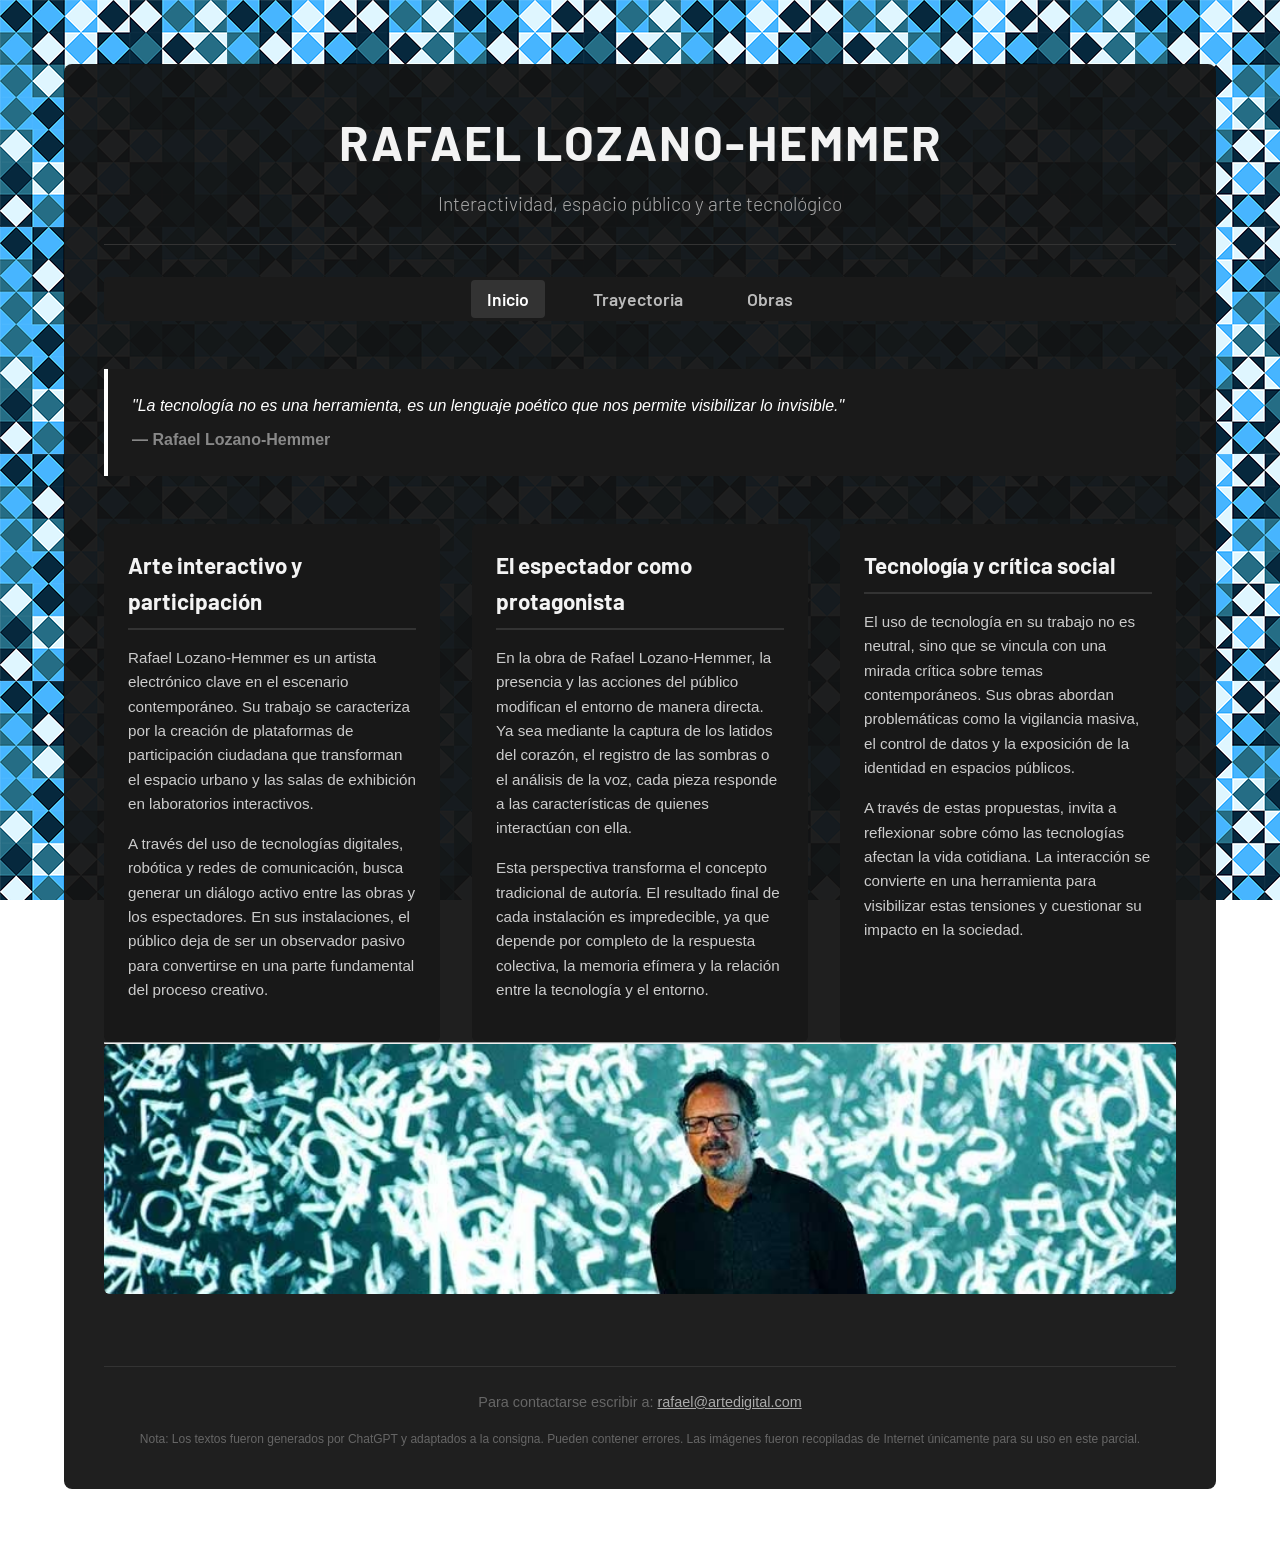
<file: index.html>
<!DOCTYPE html>
<html lang="es">
<head>
    <meta charset="UTF-8">
    <title>Inicio</title>

    <!-- Fuente Barlow que pide la consigna -->
    <link rel="preconnect" href="https://fonts.googleapis.com">
    <link rel="preconnect" href="https://fonts.gstatic.com" crossorigin>
    <link href="https://fonts.googleapis.com/css2?family=Barlow:ital,wght@0,300;0,400;0,600;1,300;1,400&display=swap" rel="stylesheet">

    <link rel="stylesheet" href="css/estilos.css">
</head>
<body>

    <div class="bloque-contenedor">

        <!-- Encabezado (igual en las 3 paginas) -->
        <header class="encabezado">
            <h1>Rafael Lozano-Hemmer</h1>
            <h2>Interactividad, espacio público y arte tecnológico</h2>
        </header>

        <!-- Menu de navegacion (igual en las 3 paginas) -->
        <nav class="menu">
            <ul>
                <li><a href="index.html" class="activo">Inicio</a></li>
                <li><a href="trayectoria.html">Trayectoria</a></li>
                <li><a href="obras.html">Obras</a></li>
            </ul>
        </nav>

    <main class="contenido-inicio">

            <blockquote class="cita">
                <p>"La tecnología no es una herramienta, es un lenguaje poético que nos permite visibilizar lo invisible."</p>
                <cite>— Rafael Lozano-Hemmer</cite>
            </blockquote>

            <div class="contenedor-gral">

                <section class="subcolumna">
                    <h3 class="subtitulo">Arte interactivo y participación</h3>
                    <p>Rafael Lozano-Hemmer es un artista electrónico clave en el escenario contemporáneo. Su trabajo se caracteriza por la creación de plataformas de participación ciudadana que transforman el espacio urbano y las salas de exhibición en laboratorios interactivos.</p>
                    <p>A través del uso de tecnologías digitales, robótica y redes de comunicación, busca generar un diálogo activo entre las obras y los espectadores. En sus instalaciones, el público deja de ser un observador pasivo para convertirse en una parte fundamental del proceso creativo.</p>
                </section>

                <section class="subcolumna">
                    <h3 class="subtitulo">El espectador como protagonista</h3>
                    <p>En la obra de Rafael Lozano-Hemmer, la presencia y las acciones del público modifican el entorno de manera directa. Ya sea mediante la captura de los latidos del corazón, el registro de las sombras o el análisis de la voz, cada pieza responde a las características de quienes interactúan con ella.</p>
                    <p>Esta perspectiva transforma el concepto tradicional de autoría. El resultado final de cada instalación es impredecible, ya que depende por completo de la respuesta colectiva, la memoria efímera y la relación entre la tecnología y el entorno.</p>
                </section>

                <section class="subcolumna">
                    <h3 class="subtitulo">Tecnología y crítica social</h3>
                    <p>El uso de tecnología en su trabajo no es neutral, sino que se vincula con una mirada crítica sobre temas contemporáneos. Sus obras abordan problemáticas como la vigilancia masiva, el control de datos y la exposición de la identidad en espacios públicos.</p>
                    <p>A través de estas propuestas, invita a reflexionar sobre cómo las tecnologías afectan la vida cotidiana. La interacción se convierte en una herramienta para visibilizar estas tensiones y cuestionar su impacto en la sociedad.</p>
                </section>

            </div>
            <hr id="divisor-imagen">
            <div class="contenedor-imagen-artista">
                <img src="img/artista.jpg" alt="Rafael Lozano-Hemmer">
            </div>

        </main>

        <footer class="pie-principal">
            <p>Para contactarse escribir a: <a href="mailto:rafael@artedigital.com">rafael@artedigital.com</a></p>
            <p class="nota-legal">Nota: Los textos fueron generados por ChatGPT y adaptados a la consigna. Pueden contener errores. Las imágenes fueron recopiladas de Internet únicamente para su uso en este parcial.</p>
        </footer>

    </div>

</body>
</html>
</file>
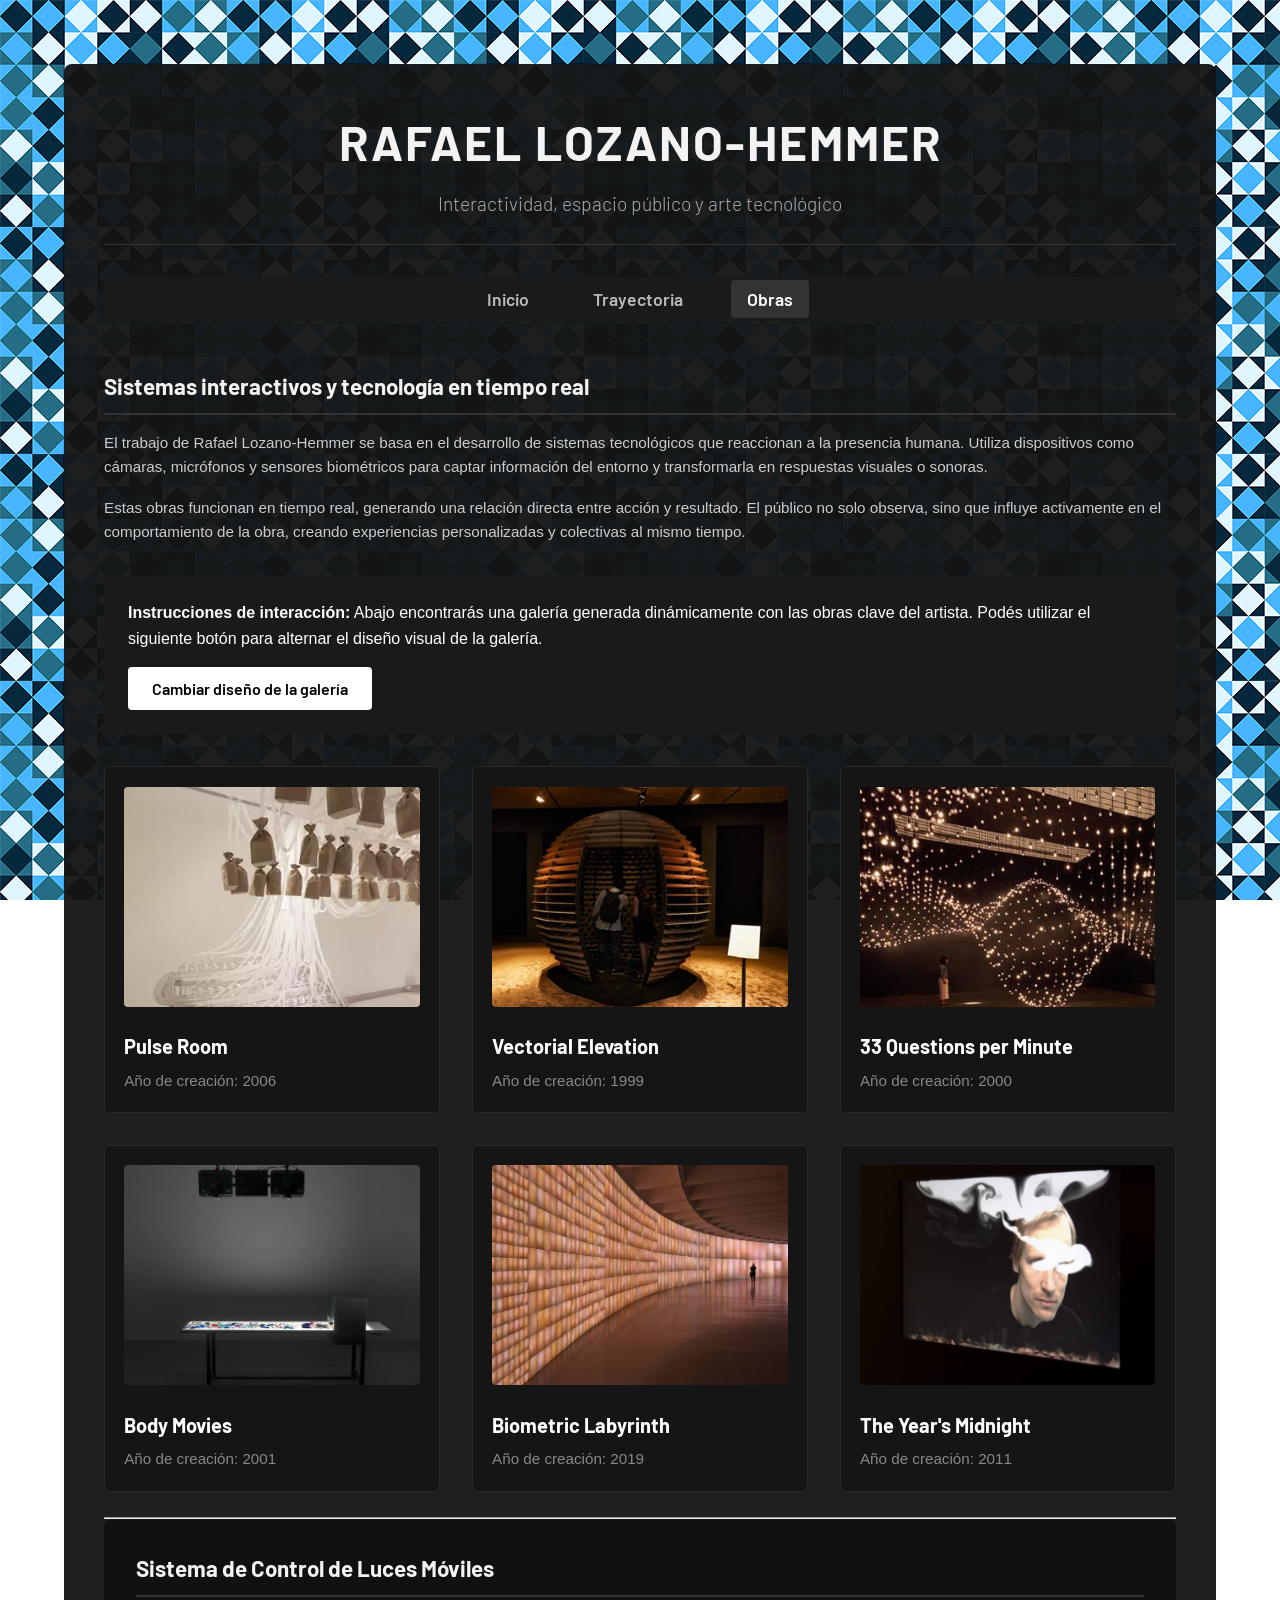
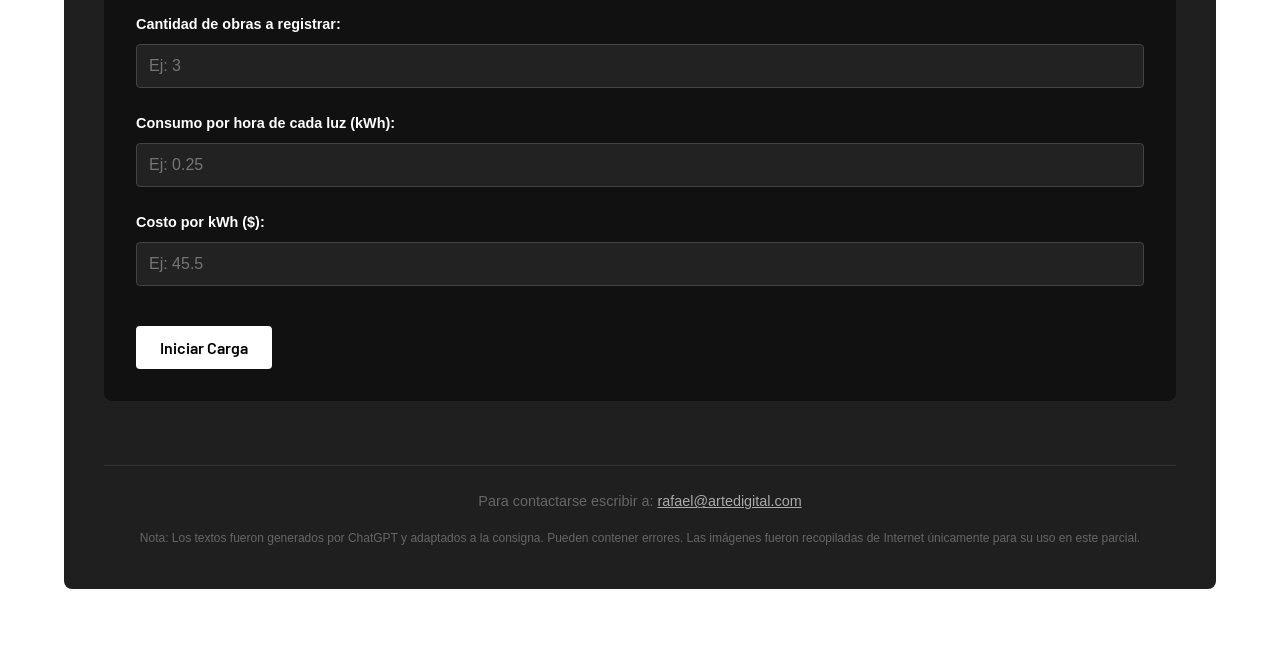
<file: obras.html>
<!DOCTYPE html>
<html lang="es">
<head>
    <meta charset="UTF-8">
    <title>Obras</title>

    <!-- Fuente Barlow que pide la consigna -->
    <link rel="preconnect" href="https://fonts.googleapis.com">
    <link rel="preconnect" href="https://fonts.gstatic.com" crossorigin>
    <link href="https://fonts.googleapis.com/css2?family=Barlow:ital,wght@0,300;0,400;0,600;1,300;1,400&display=swap" rel="stylesheet">

    <link rel="stylesheet" href="css/estilos.css">
</head>
<body>

    <div class="bloque-contenedor">

        <header class="encabezado">
            <h1>Rafael Lozano-Hemmer</h1>
            <h2>Interactividad, espacio público y arte tecnológico</h2>
        </header>

        <nav class="menu">
            <ul>
                <li><a href="index.html">Inicio</a></li>
                <li><a href="trayectoria.html">Trayectoria</a></li>
                <li><a href="obras.html" class="activo">Obras</a></li>
            </ul>
        </nav>

        <main class="contenido-obras">

            <section class="introduccion-tecnologica">
                <h3 class="subtitulo">Sistemas interactivos y tecnología en tiempo real</h3>
                <p>El trabajo de Rafael Lozano-Hemmer se basa en el desarrollo de sistemas tecnológicos que reaccionan a la presencia humana. Utiliza dispositivos como cámaras, micrófonos y sensores biométricos para captar información del entorno y transformarla en respuestas visuales o sonoras.</p>
                <p>Estas obras funcionan en tiempo real, generando una relación directa entre acción y resultado. El público no solo observa, sino que influye activamente en el comportamiento de la obra, creando experiencias personalizadas y colectivas al mismo tiempo.</p>
            </section>

            <section class="bloque-instrucciones">
                <p><strong>Instrucciones de interacción:</strong> Abajo encontrarás una galería generada dinámicamente con las obras clave del artista. Podés utilizar el siguiente botón para alternar el diseño visual de la galería.</p>
                <button id="btn-cambiar-diseno">Cambiar diseño de la galería</button>
            </section>

            <section id="contenedor-galeria" class="galeria-estilo-original">
            </section>
            <br>
            <hr>

            <!-- Ejercicio-->
            <section class="ejercicio-luces">
                <h3 class="subtitulo">Sistema de Control de Luces Móviles</h3>

                <!-- Formulario -->
                <div id="paso-inicial">
                    <label for="cant-obras">Cantidad de obras a registrar:</label>
                    <input type="number" id="cant-obras" min="1" placeholder="Ej: 3">

                    <label for="consumo-luz">Consumo por hora de cada luz (kWh):</label>
                    <input type="number" id="consumo-luz" min="0" step="0.1" placeholder="Ej: 0.25">

                    <label for="costo-kwh">Costo por kWh ($):</label>
                    <input type="number" id="costo-kwh" min="0" step="0.1" placeholder="Ej: 45.5">

                    <button id="configurar">Iniciar Carga</button>
                </div>

                <!-- Formulario -->
                <div id="paso-carga" class="oculto">
                    <h4>Registro de Obra <span id="num-obra-actual">1</span> de <span id="total-obras-carga">0</span></h4>
                    <form id="form-obra">
                        <label for="nombre-obra">Nombre de la obra:</label>
                        <input type="text" id="nombre-obra" placeholder="Ej: Pulse Room">

                        <label for="luces-obra">Cantidad de luces móviles:</label>
                        <input type="number" id="luces-obra" min="1" placeholder="Ej: 24">

                        <label for="horas-obra">Tiempo de funcionamiento diario (horas):</label>
                        <input type="number" id="horas-obra" min="1" max="24" step="0.5" placeholder="Ej: 8">

                        <button type="button" id="guardar-obra">Guardar Obra</button>
                    </form>
                </div>

                <!-- Resultados -->
                <div id="resultados" class="oculto">
                    <h4>Resultados del Análisis</h4>

                    <div id="resultados-texto">
                    </div>

                    <button id="reiniciar">Reiniciar Sistema</button>
                </div>
            </section>

        </main>

        <footer class="pie-principal">
            <p>Para contactarse escribir a: <a href="mailto:rafael@artedigital.com">rafael@artedigital.com</a></p>
            <p class="nota-legal">Nota: Los textos fueron generados por ChatGPT y adaptados a la consigna. Pueden contener errores. Las imágenes fueron recopiladas de Internet únicamente para su uso en este parcial.</p>
        </footer>

    </div>

    <script src="js/galeria.js"></script>
</body>
</html>
</file>
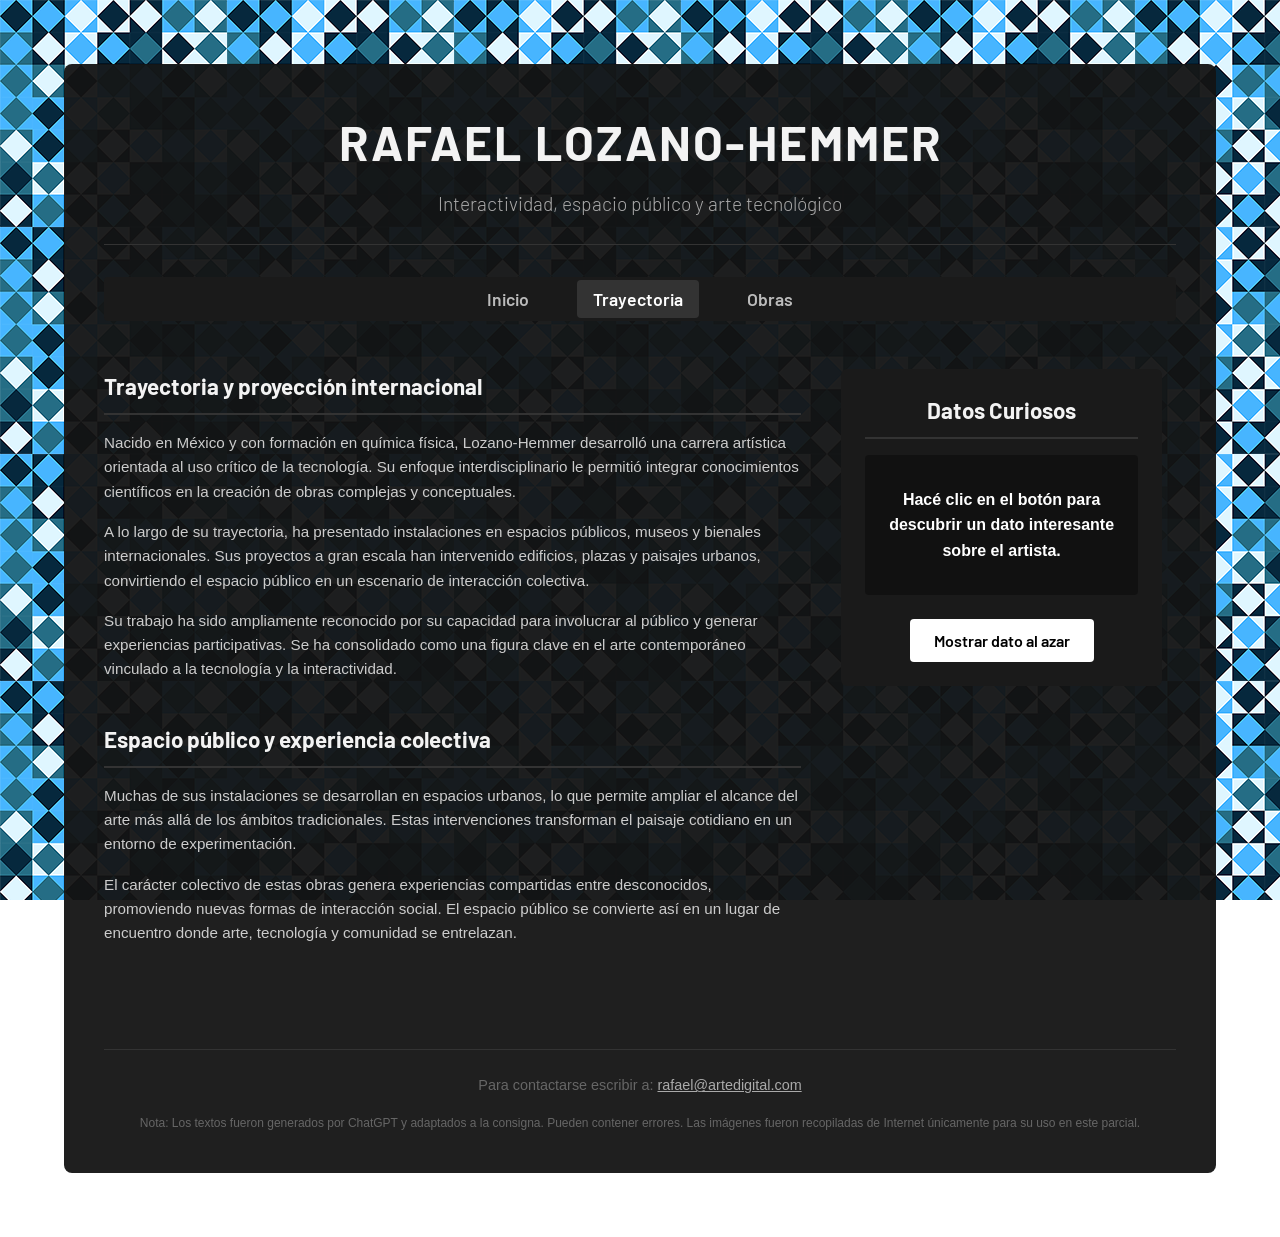
<file: trayectoria.html>
<!DOCTYPE html>
<html lang="es">
<head>
    <meta charset="UTF-8">
    <title>Trayectoria</title>

    <link rel="preconnect" href="https://fonts.googleapis.com">
    <link rel="preconnect" href="https://fonts.gstatic.com" crossorigin>
    <link href="https://fonts.googleapis.com/css2?family=Barlow:ital,wght@0,300;0,400;0,600;1,300;1,400&display=swap" rel="stylesheet">

    <link rel="stylesheet" href="css/estilos.css">
</head>
<body>

    <div class="bloque-contenedor">

        <header class="encabezado">
            <h1>Rafael Lozano-Hemmer</h1>
            <h2>Interactividad, espacio público y arte tecnológico</h2>
        </header>

        <nav class="menu">
            <ul>
                <li><a href="index.html">Inicio</a></li>
                <li><a href="trayectoria.html" class="activo">Trayectoria</a></li>
                <li><a href="obras.html">Obras</a></li>
            </ul>
        </nav>

        <main class="contenedor-gral-trayectoria">

            <section class="columna-ancha">
                <article>
                    <h3 class="subtitulo">Trayectoria y proyección internacional</h3>
                    <p>Nacido en México y con formación en química física, Lozano-Hemmer desarrolló una carrera artística orientada al uso crítico de la tecnología. Su enfoque interdisciplinario le permitió integrar conocimientos científicos en la creación de obras complejas y conceptuales.</p>
                    <p>A lo largo de su trayectoria, ha presentado instalaciones en espacios públicos, museos y bienales internacionales. Sus proyectos a gran escala han intervenido edificios, plazas y paisajes urbanos, convirtiendo el espacio público en un escenario de interacción colectiva.</p>
                    <p>Su trabajo ha sido ampliamente reconocido por su capacidad para involucrar al público y generar experiencias participativas. Se ha consolidado como una figura clave en el arte contemporáneo vinculado a la tecnología y la interactividad.</p>
                </article>

                <article>
                    <h3 class="subtitulo">Espacio público y experiencia colectiva</h3>
                    <p>Muchas de sus instalaciones se desarrollan en espacios urbanos, lo que permite ampliar el alcance del arte más allá de los ámbitos tradicionales. Estas intervenciones transforman el paisaje cotidiano en un entorno de experimentación.</p>
                    <p>El carácter colectivo de estas obras genera experiencias compartidas entre desconocidos, promoviendo nuevas formas de interacción social. El espacio público se convierte así en un lugar de encuentro donde arte, tecnología y comunidad se entrelazan.</p>
                </article>
            </section>

            <aside class="columna-angosta">
                <section class="componente-curioso">
                    <h3 class="subtitulo">Datos Curiosos</h3>

                    <div class="contenedor-dato">
                        <p id="txt-curioso"><strong>Hacé clic en el botón para descubrir un dato interesante sobre el artista.</strong></p>
                    </div>

                    <button id="btn-curioso">Mostrar dato al azar</button>
                </section>
            </aside>

        </main>

        <footer class="pie-principal">
            <p>Para contactarse escribir a: <a href="mailto:rafael@artedigital.com">rafael@artedigital.com</a></p>
            <p class="nota-legal">Nota: Los textos fueron generados por ChatGPT y adaptados a la consigna. Pueden contener errores. Las imágenes fueron recopiladas de Internet únicamente para su uso en este parcial.</p>
        </footer>

    </div>

    <script src="js/datos-curiosos.js"></script>
</body>
</html>
</file>
<file: css/estilos.css>
* {
    margin: 0;
    padding: 0;
    box-sizing: border-box;
}

body {
    font-family: Arial, sans-serif;
    background-image: url('../img/fondo.png');
    background-attachment: fixed;
    background-repeat: repeat;
    color: #ffffff;
    line-height: 1.6;
}

h1, h2, h3, h4, button, .menu a {
    font-family: 'Barlow', sans-serif;
}

.bloque-contenedor {
    max-width: 1200px;
    width: 90%;
    margin: 4rem auto;
    background-color: rgba(20, 20, 20, 0.95);
    padding: 2.5rem;
    border-radius: 8px;
}

/* Encabezado (igual en las 3 paginas) */
.encabezado {
    text-align: center;
    margin-bottom: 2rem;
    border-bottom: 1px solid #333;
    padding-bottom: 1.5rem;
}

.encabezado h1 {
    font-size: 3rem;
    letter-spacing: 2px;
    text-transform: uppercase;
    color: #f3f3f3;
}

.encabezado h2 {
    font-size: 1.2rem;
    font-weight: 300;
    color: #aaaaaa;
    margin-top: 0.5rem;
}

/* Menu de navegacion con flexbox */
.menu {
    margin-bottom: 3rem;
}

.menu ul {
    list-style: none;
    display: flex;
    justify-content: center;
    background-color: #1a1a1a;
    padding: 0.5rem;
    border-radius: 4px;
}

.menu li {
    margin: 0 1rem;
}

.menu a {
    color: #bbbbbb;
    text-decoration: none;
    font-size: 1.1rem;
    font-weight: 600;
    padding: 0.5rem 1rem;
}

.menu a:hover, .menu a.activo {
    color: #ffffff;
    background-color: #333333;
    border-radius: 4px;
}

/* Cita destacada del index */
.cita {
    background-color: #1a1a1a;
    padding: 1.5rem;
    border-left: 4px solid #ffffff;
    margin-bottom: 3rem;
    font-style: italic;
}

.cita cite {
    display: block;
    font-style: normal;
    font-weight: 600;
    margin-top: 0.5rem;
    color: #888;
}

.subcolumna {
    background-color: #181818;
    padding: 1.5rem;
    border-radius: 6px;
}

.subtitulo {
    font-size: 1.4rem;
    margin-bottom: 1rem;
    color: #f3f3f3;
    border-bottom: 2px solid #333;
    padding-bottom: 0.5rem;
}

.subcolumna p, .columna-ancha p, .introduccion-tecnologica p {
    margin-bottom: 1rem;
    color: #cccccc;
    font-size: 0.95rem;
}


.contenedor-gral {
    display: flex;
    gap: 2rem;
}

.contenedor-gral > .subcolumna {
    width: 33%;
}

.bloque-derecho-index {
    width: 66%; 
    display: flex;
    flex-direction: column;
    gap: 2rem;
}

.filas-columnas {
    display: flex;
    gap: 2rem;
}

.contenedor-imagen-artista img {
    width: 100%;
    height: 250px;
    object-fit: cover;
    border-radius: 6px;
}

.contenedor-gral-trayectoria {
    display: flex;
    gap: 2.5rem;
}

.columna-ancha {
    width: 65%;
}

.columna-ancha article {
    margin-bottom: 2.5rem;
}

.columna-angosta {
    width: 30%;
}

.componente-curioso {
    background-color: #1a1a1a;
    padding: 1.5rem;
    border-radius: 6px;
    text-align: center;
}

.contenedor-dato {
    min-height: 140px;
    display: flex;
    align-items: center;
    justify-content: center;
    margin-bottom: 1.5rem;
    background-color: #111;
    padding: 1rem;
    border-radius: 4px;
}

/* botones */
button {
    background-color: #ffffff;
    color: #000000;
    border: none;
    padding: 0.75rem 1.5rem;
    font-size: 1rem;
    font-weight: 600;
    cursor: pointer;
    border-radius: 4px;
}

button:hover {
    background-color: #cccccc;
}

/* GALERIA INTERACTIVA */
.bloque-instrucciones {
    background-color: #1a1a1a;
    padding: 1.5rem;
    border-radius: 6px;
    margin: 2rem 0;
}

.bloque-instrucciones p {
    margin-bottom: 1rem;
}

#contenedor-galeria {
    display: flex;
    flex-wrap: wrap;
    gap: 2rem;
    margin-top: 2rem;
}

/* diseño 1 */
.galeria-estilo-original .tarjeta-obra {
    background-color: #151515;
    border: 1px solid #282828;
    width: calc(33.333% - 1.34rem);
    padding: 1.2rem;
    border-radius: 6px;
}

.galeria-estilo-original .tarjeta-obra img {
    width: 100%;
    height: 220px;
    object-fit: cover;
    border-radius: 4px;
    margin-bottom: 1rem;
}

.galeria-estilo-original .tarjeta-obra p {
    color: #888888;
}

/* 2do diseño*/
.galeria-estilo-alternativo .tarjeta-obra {
    background-color: #ffffff;
    color: #000000;
    border: 3px solid #000000;
    width: calc(50% - 1rem);
    padding: 1.8rem;
}

.galeria-estilo-alternativo .tarjeta-obra img {
    width: 100%;
    height: 320px;
    object-fit: cover;
    margin-bottom: 1.2rem;
}

.galeria-estilo-alternativo .tarjeta-obra p {
    color: #444444;
    font-weight: 600;
}

.tarjeta-obra h4 {
    font-size: 1.25rem;
    margin-bottom: 0.4rem;
}

.tarjeta-obra p {
    font-size: 0.95rem;
}

/* Ejercicio*/
.ejercicio-luces {
    background-color: #111111;
    padding: 2rem;
    border-radius: 8px;
}

.ejercicio-luces label {
    display: block;
    margin-bottom: 0.5rem;
    font-weight: 600;
    font-size: 0.9rem;
}

.ejercicio-luces input {
    width: 100%;
    padding: 0.75rem;
    background-color: #222;
    border: 1px solid #444;
    color: #fff;
    border-radius: 4px;
    margin-bottom: 1.5rem;
    font-size: 1rem;
}

.ejercicio-luces button {
    margin-top: 1rem;
}

#resultados-texto {
    background-color: #161616;
    padding: 1.5rem;
    border-radius: 6px;
    margin-bottom: 1.5rem;
    border-left: 4px solid #ffffff;
}

#resultados-texto ul {
    margin: 0.5rem 0 1.5rem 1.5rem;
}

/* ocultar bloques*/
.oculto {
    display: none;
}


.pie-principal {
    margin-top: 4rem;
    border-top: 1px solid #333;
    padding-top: 1.5rem;
    text-align: center;
    font-size: 0.9rem;
    color: #666666;
}

.pie-principal a {
    color: #aaa;
}

.nota-legal {
    margin-top: 1rem;
    font-size: 0.75rem;
}
</file>
